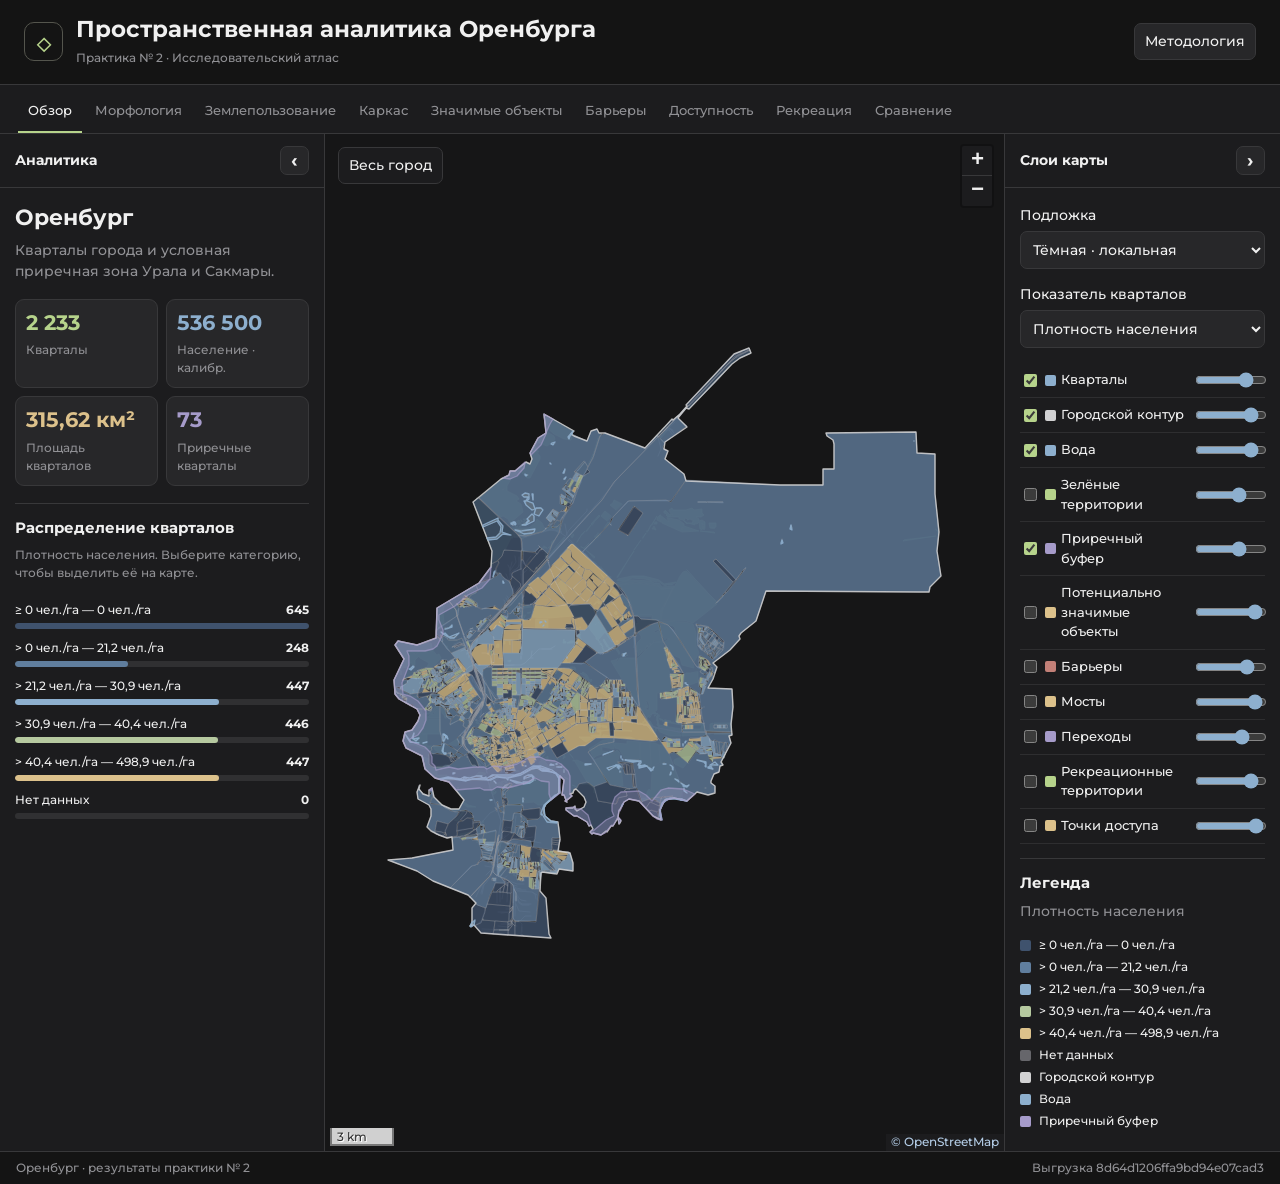
<file: dashboard/index.html>
<!doctype html>
<html lang="ru">
<head>
  <meta charset="utf-8">
  <meta name="viewport" content="width=device-width, initial-scale=1">
  <meta name="description" content="Интерактивный атлас кварталов, природного каркаса и доступности Оренбурга.">
  <title>Пространственная аналитика Оренбурга</title>
  <link rel="stylesheet" href="leaflet.css">
  <link rel="stylesheet" href="style.css">
  <link rel="stylesheet" href="https://fonts.googleapis.com/css2?family=Montserrat:wght@400;500;600;700&display=swap">
  <script defer src="leaflet.js"></script>
  <script defer src="data.js"></script>
  <script defer src="basemaps.js"></script>
  <script defer src="app.js"></script>
</head>
<body>
  <header class="top">
    <div class="brand"><span class="brand-mark" aria-hidden="true">◇</span>
      <div><h1>Пространственная аналитика Оренбурга</h1><span class="sub">Практика № 2 · Исследовательский атлас</span></div>
    </div>
    <button id="method-open" class="button">Методология</button>
  </header>
  <nav id="sections" aria-label="Аналитические разделы"></nav>
  <main id="workspace">
    <aside id="analytics" aria-label="Аналитика">
      <header class="panel-head"><span>Аналитика</span><button class="icon" data-panel="analytics" aria-label="Свернуть аналитику">‹</button></header>
      <div class="panel-body">
        <h2 id="section-title"></h2><p id="section-note" class="muted"></p>
        <div id="cards" class="cards"></div>
        <section class="chart"><h3 id="chart-title"></h3><p id="chart-note" class="muted"></p><div id="chart"></div></section>
      </div>
    </aside>
    <section id="map-area" aria-label="Карта Оренбурга">
      <div id="map"></div>
      <div class="map-tools">
        <button class="button reopen" data-panel="analytics" aria-controls="analytics" hidden>Аналитика</button>
        <button id="fit" class="button" title="Показать всю территорию исследования">Весь город</button>
        <button class="button reopen" data-panel="layers" aria-controls="layers" hidden>Слои</button>
      </div>
      <div id="map-status" role="status"></div>
      <div id="selection" class="selection" hidden>
        <header class="panel-head"><h3 id="selected-title"></h3><button id="clear-selection" class="icon" aria-label="Закрыть карточку квартала">×</button></header>
        <dl id="details"></dl>
      </div>
    </section>
    <aside id="layers" aria-label="Управление слоями">
      <header class="panel-head"><span>Слои карты</span><button class="icon" data-panel="layers" aria-label="Свернуть слои">›</button></header>
      <div class="panel-body">
        <label for="base">Подложка</label>
        <select id="base"><option value="dark">Тёмная · локальная</option><option value="light">Светлая · локальная</option><option value="satellite">Спутниковая</option><option value="none">Без подложки</option></select>
        <label for="metric">Показатель кварталов</label><select id="metric"></select>
        <div id="layer-controls"></div>
        <section class="legend"><h3>Легенда</h3><p id="legend-title" class="muted"></p><div id="legend"></div></section>
      </div>
    </aside>
  </main>
  <footer><span>Оренбург · результаты практики № 2</span><span id="dataset"></span></footer>
  <dialog id="method">
    <header class="panel-head"><h2>Методология и ограничения</h2><form method="dialog"><button class="icon" aria-label="Закрыть">×</button></form></header>
    <div class="method-body">
      <p><strong>Цифровой пространственный анализ выявляет материально-пространственные предпосылки формирования локальной идентичности. Для подтверждения самой идентичности нужна социокультурная верификация.</strong></p>
      <ul>
        <li>Приречные кварталы выделены по условному буферу Урала и Сакмары. Буфер задаёт область анализа. Официальная граница поймы требует отдельной проверки.</li>
        <li>Городской контур взят из сохранённого OSM. Его совпадение с официальной границей населённого пункта подтверждено не полностью.</li>
        <li>Население оценено по зданиям и пропорционально приведено к заданному общегородскому итогу. Квартальные оценки зависят от заполненности тегов OSM.</li>
        <li>Зарегистрированные входы взяты из инвентаря. Потенциальные точки получены на пересечениях пешеходной сети с границами объектов и требуют проверки.</li>
        <li>Автомобильное время рассчитывается по длине и скорости рёбер графа. Заторы и поворотные запреты в модели отсутствуют.</li>
        <li>Привязка репрезентативной точки квартала ограничена порогом. Доля достижимой площади от площади всех кварталов и доля среди привязанных имеют разные знаменатели.</li>
        <li>Снимок OpenStreetMap может содержать пропуски. Ноль в инвентаре означает отсутствие записей в использованной выгрузке. Пустые значения показателей выделены отдельно.</li>
        <li>Рекреационные пороги используются как рабочие. Полная актуальность таблицы 36 местных нормативов требует сверки.</li>
      </ul>
      <p id="parameters" class="muted"></p>
    </div>
  </dialog>
  <noscript>Для интерактивной карты включите JavaScript.</noscript>
</body>
</html>
</file>
<file: dashboard/leaflet.css>
/* required styles */

.leaflet-pane,
.leaflet-tile,
.leaflet-marker-icon,
.leaflet-marker-shadow,
.leaflet-tile-container,
.leaflet-pane > svg,
.leaflet-pane > canvas,
.leaflet-zoom-box,
.leaflet-image-layer,
.leaflet-layer {
	position: absolute;
	left: 0;
	top: 0;
	}
.leaflet-container {
	overflow: hidden;
	}
.leaflet-tile,
.leaflet-marker-icon,
.leaflet-marker-shadow {
	-webkit-user-select: none;
	   -moz-user-select: none;
	        user-select: none;
	  -webkit-user-drag: none;
	}
/* Prevents IE11 from highlighting tiles in blue */
.leaflet-tile::selection {
	background: transparent;
}
/* Safari renders non-retina tile on retina better with this, but Chrome is worse */
.leaflet-safari .leaflet-tile {
	image-rendering: -webkit-optimize-contrast;
	}
/* hack that prevents hw layers "stretching" when loading new tiles */
.leaflet-safari .leaflet-tile-container {
	width: 1600px;
	height: 1600px;
	-webkit-transform-origin: 0 0;
	}
.leaflet-marker-icon,
.leaflet-marker-shadow {
	display: block;
	}
/* .leaflet-container svg: reset svg max-width decleration shipped in Joomla! (joomla.org) 3.x */
/* .leaflet-container img: map is broken in FF if you have max-width: 100% on tiles */
.leaflet-container .leaflet-overlay-pane svg {
	max-width: none !important;
	max-height: none !important;
	}
.leaflet-container .leaflet-marker-pane img,
.leaflet-container .leaflet-shadow-pane img,
.leaflet-container .leaflet-tile-pane img,
.leaflet-container img.leaflet-image-layer,
.leaflet-container .leaflet-tile {
	max-width: none !important;
	max-height: none !important;
	width: auto;
	padding: 0;
	}

.leaflet-container img.leaflet-tile {
	/* See: https://bugs.chromium.org/p/chromium/issues/detail?id=600120 */
	mix-blend-mode: plus-lighter;
}

.leaflet-container.leaflet-touch-zoom {
	-ms-touch-action: pan-x pan-y;
	touch-action: pan-x pan-y;
	}
.leaflet-container.leaflet-touch-drag {
	-ms-touch-action: pinch-zoom;
	/* Fallback for FF which doesn't support pinch-zoom */
	touch-action: none;
	touch-action: pinch-zoom;
}
.leaflet-container.leaflet-touch-drag.leaflet-touch-zoom {
	-ms-touch-action: none;
	touch-action: none;
}
.leaflet-container {
	-webkit-tap-highlight-color: transparent;
}
.leaflet-container a {
	-webkit-tap-highlight-color: rgba(51, 181, 229, 0.4);
}
.leaflet-tile {
	filter: inherit;
	visibility: hidden;
	}
.leaflet-tile-loaded {
	visibility: inherit;
	}
.leaflet-zoom-box {
	width: 0;
	height: 0;
	-moz-box-sizing: border-box;
	     box-sizing: border-box;
	z-index: 800;
	}
/* workaround for https://bugzilla.mozilla.org/show_bug.cgi?id=888319 */
.leaflet-overlay-pane svg {
	-moz-user-select: none;
	}

.leaflet-pane         { z-index: 400; }

.leaflet-tile-pane    { z-index: 200; }
.leaflet-overlay-pane { z-index: 400; }
.leaflet-shadow-pane  { z-index: 500; }
.leaflet-marker-pane  { z-index: 600; }
.leaflet-tooltip-pane   { z-index: 650; }
.leaflet-popup-pane   { z-index: 700; }

.leaflet-map-pane canvas { z-index: 100; }
.leaflet-map-pane svg    { z-index: 200; }

.leaflet-vml-shape {
	width: 1px;
	height: 1px;
	}
.lvml {
	behavior: url(#default#VML);
	display: inline-block;
	position: absolute;
	}


/* control positioning */

.leaflet-control {
	position: relative;
	z-index: 800;
	pointer-events: visiblePainted; /* IE 9-10 doesn't have auto */
	pointer-events: auto;
	}
.leaflet-top,
.leaflet-bottom {
	position: absolute;
	z-index: 1000;
	pointer-events: none;
	}
.leaflet-top {
	top: 0;
	}
.leaflet-right {
	right: 0;
	}
.leaflet-bottom {
	bottom: 0;
	}
.leaflet-left {
	left: 0;
	}
.leaflet-control {
	float: left;
	clear: both;
	}
.leaflet-right .leaflet-control {
	float: right;
	}
.leaflet-top .leaflet-control {
	margin-top: 10px;
	}
.leaflet-bottom .leaflet-control {
	margin-bottom: 10px;
	}
.leaflet-left .leaflet-control {
	margin-left: 10px;
	}
.leaflet-right .leaflet-control {
	margin-right: 10px;
	}


/* zoom and fade animations */

.leaflet-fade-anim .leaflet-popup {
	opacity: 0;
	-webkit-transition: opacity 0.2s linear;
	   -moz-transition: opacity 0.2s linear;
	        transition: opacity 0.2s linear;
	}
.leaflet-fade-anim .leaflet-map-pane .leaflet-popup {
	opacity: 1;
	}
.leaflet-zoom-animated {
	-webkit-transform-origin: 0 0;
	    -ms-transform-origin: 0 0;
	        transform-origin: 0 0;
	}
svg.leaflet-zoom-animated {
	will-change: transform;
}

.leaflet-zoom-anim .leaflet-zoom-animated {
	-webkit-transition: -webkit-transform 0.25s cubic-bezier(0,0,0.25,1);
	   -moz-transition:    -moz-transform 0.25s cubic-bezier(0,0,0.25,1);
	        transition:         transform 0.25s cubic-bezier(0,0,0.25,1);
	}
.leaflet-zoom-anim .leaflet-tile,
.leaflet-pan-anim .leaflet-tile {
	-webkit-transition: none;
	   -moz-transition: none;
	        transition: none;
	}

.leaflet-zoom-anim .leaflet-zoom-hide {
	visibility: hidden;
	}


/* cursors */

.leaflet-interactive {
	cursor: pointer;
	}
.leaflet-grab {
	cursor: -webkit-grab;
	cursor:    -moz-grab;
	cursor:         grab;
	}
.leaflet-crosshair,
.leaflet-crosshair .leaflet-interactive {
	cursor: crosshair;
	}
.leaflet-popup-pane,
.leaflet-control {
	cursor: auto;
	}
.leaflet-dragging .leaflet-grab,
.leaflet-dragging .leaflet-grab .leaflet-interactive,
.leaflet-dragging .leaflet-marker-draggable {
	cursor: move;
	cursor: -webkit-grabbing;
	cursor:    -moz-grabbing;
	cursor:         grabbing;
	}

/* marker & overlays interactivity */
.leaflet-marker-icon,
.leaflet-marker-shadow,
.leaflet-image-layer,
.leaflet-pane > svg path,
.leaflet-tile-container {
	pointer-events: none;
	}

.leaflet-marker-icon.leaflet-interactive,
.leaflet-image-layer.leaflet-interactive,
.leaflet-pane > svg path.leaflet-interactive,
svg.leaflet-image-layer.leaflet-interactive path {
	pointer-events: visiblePainted; /* IE 9-10 doesn't have auto */
	pointer-events: auto;
	}

/* visual tweaks */

.leaflet-container {
	background: #ddd;
	outline-offset: 1px;
	}
.leaflet-container a {
	color: #0078A8;
	}
.leaflet-zoom-box {
	border: 2px dotted #38f;
	background: rgba(255,255,255,0.5);
	}


/* general typography */
.leaflet-container {
	font-family: "Helvetica Neue", Arial, Helvetica, sans-serif;
	font-size: 12px;
	font-size: 0.75rem;
	line-height: 1.5;
	}


/* general toolbar styles */

.leaflet-bar {
	box-shadow: 0 1px 5px rgba(0,0,0,0.65);
	border-radius: 4px;
	}
.leaflet-bar a {
	background-color: #fff;
	border-bottom: 1px solid #ccc;
	width: 26px;
	height: 26px;
	line-height: 26px;
	display: block;
	text-align: center;
	text-decoration: none;
	color: black;
	}
.leaflet-bar a,
.leaflet-control-layers-toggle {
	background-position: 50% 50%;
	background-repeat: no-repeat;
	display: block;
	}
.leaflet-bar a:hover,
.leaflet-bar a:focus {
	background-color: #f4f4f4;
	}
.leaflet-bar a:first-child {
	border-top-left-radius: 4px;
	border-top-right-radius: 4px;
	}
.leaflet-bar a:last-child {
	border-bottom-left-radius: 4px;
	border-bottom-right-radius: 4px;
	border-bottom: none;
	}
.leaflet-bar a.leaflet-disabled {
	cursor: default;
	background-color: #f4f4f4;
	color: #bbb;
	}

.leaflet-touch .leaflet-bar a {
	width: 30px;
	height: 30px;
	line-height: 30px;
	}
.leaflet-touch .leaflet-bar a:first-child {
	border-top-left-radius: 2px;
	border-top-right-radius: 2px;
	}
.leaflet-touch .leaflet-bar a:last-child {
	border-bottom-left-radius: 2px;
	border-bottom-right-radius: 2px;
	}

/* zoom control */

.leaflet-control-zoom-in,
.leaflet-control-zoom-out {
	font: bold 18px 'Lucida Console', Monaco, monospace;
	text-indent: 1px;
	}

.leaflet-touch .leaflet-control-zoom-in, .leaflet-touch .leaflet-control-zoom-out  {
	font-size: 22px;
	}


/* layers control */

.leaflet-control-layers {
	box-shadow: 0 1px 5px rgba(0,0,0,0.4);
	background: #fff;
	border-radius: 5px;
	}
.leaflet-control-layers-toggle {
	background-image: url(images/layers.png);
	width: 36px;
	height: 36px;
	}
.leaflet-retina .leaflet-control-layers-toggle {
	background-image: url(images/layers-2x.png);
	background-size: 26px 26px;
	}
.leaflet-touch .leaflet-control-layers-toggle {
	width: 44px;
	height: 44px;
	}
.leaflet-control-layers .leaflet-control-layers-list,
.leaflet-control-layers-expanded .leaflet-control-layers-toggle {
	display: none;
	}
.leaflet-control-layers-expanded .leaflet-control-layers-list {
	display: block;
	position: relative;
	}
.leaflet-control-layers-expanded {
	padding: 6px 10px 6px 6px;
	color: #333;
	background: #fff;
	}
.leaflet-control-layers-scrollbar {
	overflow-y: scroll;
	overflow-x: hidden;
	padding-right: 5px;
	}
.leaflet-control-layers-selector {
	margin-top: 2px;
	position: relative;
	top: 1px;
	}
.leaflet-control-layers label {
	display: block;
	font-size: 13px;
	font-size: 1.08333em;
	}
.leaflet-control-layers-separator {
	height: 0;
	border-top: 1px solid #ddd;
	margin: 5px -10px 5px -6px;
	}

/* Default icon URLs */
.leaflet-default-icon-path { /* used only in path-guessing heuristic, see L.Icon.Default */
	background-image: url(images/marker-icon.png);
	}


/* attribution and scale controls */

.leaflet-container .leaflet-control-attribution {
	background: #fff;
	background: rgba(255, 255, 255, 0.8);
	margin: 0;
	}
.leaflet-control-attribution,
.leaflet-control-scale-line {
	padding: 0 5px;
	color: #333;
	line-height: 1.4;
	}
.leaflet-control-attribution a {
	text-decoration: none;
	}
.leaflet-control-attribution a:hover,
.leaflet-control-attribution a:focus {
	text-decoration: underline;
	}
.leaflet-attribution-flag {
	display: inline !important;
	vertical-align: baseline !important;
	width: 1em;
	height: 0.6669em;
	}
.leaflet-left .leaflet-control-scale {
	margin-left: 5px;
	}
.leaflet-bottom .leaflet-control-scale {
	margin-bottom: 5px;
	}
.leaflet-control-scale-line {
	border: 2px solid #777;
	border-top: none;
	line-height: 1.1;
	padding: 2px 5px 1px;
	white-space: nowrap;
	-moz-box-sizing: border-box;
	     box-sizing: border-box;
	background: rgba(255, 255, 255, 0.8);
	text-shadow: 1px 1px #fff;
	}
.leaflet-control-scale-line:not(:first-child) {
	border-top: 2px solid #777;
	border-bottom: none;
	margin-top: -2px;
	}
.leaflet-control-scale-line:not(:first-child):not(:last-child) {
	border-bottom: 2px solid #777;
	}

.leaflet-touch .leaflet-control-attribution,
.leaflet-touch .leaflet-control-layers,
.leaflet-touch .leaflet-bar {
	box-shadow: none;
	}
.leaflet-touch .leaflet-control-layers,
.leaflet-touch .leaflet-bar {
	border: 2px solid rgba(0,0,0,0.2);
	background-clip: padding-box;
	}


/* popup */

.leaflet-popup {
	position: absolute;
	text-align: center;
	margin-bottom: 20px;
	}
.leaflet-popup-content-wrapper {
	padding: 1px;
	text-align: left;
	border-radius: 12px;
	}
.leaflet-popup-content {
	margin: 13px 24px 13px 20px;
	line-height: 1.3;
	font-size: 13px;
	font-size: 1.08333em;
	min-height: 1px;
	}
.leaflet-popup-content p {
	margin: 17px 0;
	margin: 1.3em 0;
	}
.leaflet-popup-tip-container {
	width: 40px;
	height: 20px;
	position: absolute;
	left: 50%;
	margin-top: -1px;
	margin-left: -20px;
	overflow: hidden;
	pointer-events: none;
	}
.leaflet-popup-tip {
	width: 17px;
	height: 17px;
	padding: 1px;

	margin: -10px auto 0;
	pointer-events: auto;

	-webkit-transform: rotate(45deg);
	   -moz-transform: rotate(45deg);
	    -ms-transform: rotate(45deg);
	        transform: rotate(45deg);
	}
.leaflet-popup-content-wrapper,
.leaflet-popup-tip {
	background: white;
	color: #333;
	box-shadow: 0 3px 14px rgba(0,0,0,0.4);
	}
.leaflet-container a.leaflet-popup-close-button {
	position: absolute;
	top: 0;
	right: 0;
	border: none;
	text-align: center;
	width: 24px;
	height: 24px;
	font: 16px/24px Tahoma, Verdana, sans-serif;
	color: #757575;
	text-decoration: none;
	background: transparent;
	}
.leaflet-container a.leaflet-popup-close-button:hover,
.leaflet-container a.leaflet-popup-close-button:focus {
	color: #585858;
	}
.leaflet-popup-scrolled {
	overflow: auto;
	}

.leaflet-oldie .leaflet-popup-content-wrapper {
	-ms-zoom: 1;
	}
.leaflet-oldie .leaflet-popup-tip {
	width: 24px;
	margin: 0 auto;

	-ms-filter: "progid:DXImageTransform.Microsoft.Matrix(M11=0.70710678, M12=0.70710678, M21=-0.70710678, M22=0.70710678)";
	filter: progid:DXImageTransform.Microsoft.Matrix(M11=0.70710678, M12=0.70710678, M21=-0.70710678, M22=0.70710678);
	}

.leaflet-oldie .leaflet-control-zoom,
.leaflet-oldie .leaflet-control-layers,
.leaflet-oldie .leaflet-popup-content-wrapper,
.leaflet-oldie .leaflet-popup-tip {
	border: 1px solid #999;
	}


/* div icon */

.leaflet-div-icon {
	background: #fff;
	border: 1px solid #666;
	}


/* Tooltip */
/* Base styles for the element that has a tooltip */
.leaflet-tooltip {
	position: absolute;
	padding: 6px;
	background-color: #fff;
	border: 1px solid #fff;
	border-radius: 3px;
	color: #222;
	white-space: nowrap;
	-webkit-user-select: none;
	-moz-user-select: none;
	-ms-user-select: none;
	user-select: none;
	pointer-events: none;
	box-shadow: 0 1px 3px rgba(0,0,0,0.4);
	}
.leaflet-tooltip.leaflet-interactive {
	cursor: pointer;
	pointer-events: auto;
	}
.leaflet-tooltip-top:before,
.leaflet-tooltip-bottom:before,
.leaflet-tooltip-left:before,
.leaflet-tooltip-right:before {
	position: absolute;
	pointer-events: none;
	border: 6px solid transparent;
	background: transparent;
	content: "";
	}

/* Directions */

.leaflet-tooltip-bottom {
	margin-top: 6px;
}
.leaflet-tooltip-top {
	margin-top: -6px;
}
.leaflet-tooltip-bottom:before,
.leaflet-tooltip-top:before {
	left: 50%;
	margin-left: -6px;
	}
.leaflet-tooltip-top:before {
	bottom: 0;
	margin-bottom: -12px;
	border-top-color: #fff;
	}
.leaflet-tooltip-bottom:before {
	top: 0;
	margin-top: -12px;
	margin-left: -6px;
	border-bottom-color: #fff;
	}
.leaflet-tooltip-left {
	margin-left: -6px;
}
.leaflet-tooltip-right {
	margin-left: 6px;
}
.leaflet-tooltip-left:before,
.leaflet-tooltip-right:before {
	top: 50%;
	margin-top: -6px;
	}
.leaflet-tooltip-left:before {
	right: 0;
	margin-right: -12px;
	border-left-color: #fff;
	}
.leaflet-tooltip-right:before {
	left: 0;
	margin-left: -12px;
	border-right-color: #fff;
	}

/* Printing */

@media print {
	/* Prevent printers from removing background-images of controls. */
	.leaflet-control {
		-webkit-print-color-adjust: exact;
		print-color-adjust: exact;
		}
	}
</file>
<file: dashboard/style.css>
:root{color-scheme:dark;--bg:#141414;--panel:#1c1c1e;--card:#272729;--line:#38383a;--text:#f0f0f0;--muted:#919195;--green:#b6d38b;--blue:#8dafce;--gold:#dcc18b;--red:#c38078;--purple:#a69bca}
*{box-sizing:border-box}body{margin:0;background:var(--bg);color:var(--text);font:500 14px/1.5 Montserrat,system-ui,sans-serif;min-height:100dvh;display:flex;flex-direction:column}
button,select,input{font:inherit}button,select{color:inherit}button{cursor:pointer}button:focus-visible,select:focus-visible,input:focus-visible,summary:focus-visible{outline:2px solid var(--blue);outline-offset:2px}
.top{display:flex;justify-content:space-between;align-items:center;padding:16px 24px;gap:16px;border-bottom:1px solid var(--line)}.brand{display:flex;align-items:center;gap:13px}.brand-mark{display:grid;place-items:center;width:39px;height:39px;border:1px solid #54554d;border-radius:10px;color:var(--green);font-size:27px}.brand h1{font-size:clamp(16px,2vw,23px);line-height:1.2;margin:0 0 3px}.sub,.muted,footer{color:var(--muted)}.sub,footer{font-size:12px}
nav{display:flex;overflow:auto;gap:3px;padding:5px 18px 0;border-bottom:1px solid var(--line);background:var(--panel)}nav button{white-space:nowrap;background:none;border:0;border-bottom:2px solid transparent;padding:11px 10px;color:var(--muted);font-size:13px}nav button[aria-current=true]{color:var(--text);border-color:var(--green)}nav button:hover{color:var(--text);background:var(--card)}
#workspace{display:flex;min-height:560px;height:calc(100dvh - 147px);flex:1}aside{width:300px;flex:none;background:var(--panel);overflow:auto;z-index:2}#analytics{border-right:1px solid var(--line);width:325px}#layers{border-left:1px solid var(--line);width:276px}.panel-head{display:flex;align-items:center;justify-content:space-between;padding:12px 15px;gap:8px;border-bottom:1px solid var(--line);font-weight:700}.panel-head h2,.panel-head h3{margin:0}.panel-body{padding:17px 15px}h2{font-size:22px;line-height:1.22;margin:0 0 8px}h3{font-size:15px;margin:0 0 7px}p{margin:0 0 14px}.panel-body label[for]{display:block;margin:0 0 5px}.panel-body select{width:100%;margin:0 0 15px;background:var(--card);border:1px solid var(--line);border-radius:7px;padding:8px}
.button,.icon{border:1px solid var(--line);border-radius:7px;background:var(--card);padding:7px 10px}.button:hover,.icon:hover{background:#353537}.icon{padding:0;min-width:29px;height:29px;font-size:19px;line-height:1}.cards{display:grid;grid-template-columns:repeat(2,minmax(0,1fr));gap:8px;margin:17px 0}.stat{border:1px solid var(--line);background:var(--card);border-radius:9px;padding:10px;min-width:0}.stat strong{display:block;color:var(--accent,var(--green));font-size:clamp(16px,1.65vw,23px);line-height:1.25;overflow-wrap:anywhere}.stat span{display:block;margin-top:5px;color:var(--muted);font-size:12px}.chart,.legend{border-top:1px solid var(--line);padding-top:13px;margin-top:14px}.chart p{font-size:12px}.bar{display:block;width:100%;border:0;background:none;text-align:left;color:inherit;padding:5px 0;border-radius:3px}.bar:hover,.bar[aria-pressed=true]{background:var(--card)}.bar-title{display:flex;justify-content:space-between;gap:9px;font-size:12px}.track{display:block;height:6px;background:#303032;margin-top:4px;border-radius:4px;overflow:hidden}.track i{height:100%;display:block;background:var(--bar);border-radius:4px}
#map-area{min-width:0;position:relative;flex:1}#map{height:100%;width:100%;background:#161617}#map.light{background:#e5e3dc}.map-tools{position:absolute;top:13px;left:13px;z-index:600;display:flex;flex-wrap:wrap;gap:5px;max-width:calc(100% - 60px)}.map-tools button,.selection{background:var(--panel)}#map-status{position:absolute;z-index:600;left:14px;bottom:35px;background:var(--panel);border-radius:6px;padding:4px 8px;font-size:12px;max-width:75%;pointer-events:none}#map-status:empty{display:none}.selection{position:absolute;z-index:601;bottom:67px;right:12px;width:min(295px,90%);border:1px solid var(--line);border-radius:9px;overflow:hidden}.selection dl{padding:9px 12px;margin:0;max-height:45vh;overflow:auto;display:grid;grid-template-columns:1fr auto;gap:5px 9px;font-size:12px}.selection dt{color:#bdbdc0}.selection dd{margin:0;text-align:right}
.layer-item{display:grid;grid-template-columns:1fr 72px;align-items:center;gap:5px;padding:7px 0;border-bottom:1px solid #2e2e30}.layer-item label{display:flex;align-items:center;gap:5px;font-size:13px}.layer-item input[type=range]{width:100%;accent-color:var(--blue)}input[type=checkbox]{accent-color:var(--green)}.swatch{width:11px;height:11px;border-radius:2px;background:var(--swatch);display:inline-block;flex:none}.legend-row{display:flex;align-items:center;gap:8px;margin:4px 0;font-size:12px}.legend-row span:last-child{overflow-wrap:anywhere}
footer{display:flex;justify-content:space-between;gap:8px;padding:7px 16px;border-top:1px solid var(--line)}[hidden]{display:none!important}dialog{color:var(--text);background:var(--panel);border:1px solid var(--line);border-radius:12px;max-width:min(680px,95vw);padding:0}dialog::backdrop{background:#000a}.method-body{padding:16px 20px}.method-body ul{padding-left:20px}.method-body li{margin:7px 0}.leaflet-container{font-family:inherit}.leaflet-bar a{background:var(--panel);color:var(--text);border-color:var(--line)}.leaflet-bar a:hover{background:var(--card);color:var(--text)}.leaflet-container .leaflet-control-attribution{background:#1c1c1e;color:#e1e1e1}.leaflet-control-attribution a{color:#b4cde7}.leaflet-tooltip{background:var(--panel);border-color:var(--line);color:var(--text);box-shadow:none}.leaflet-tooltip-top:before{border-top-color:var(--line)}
@media(max-width:1120px){#analytics{width:275px}#layers{width:245px}}@media(max-width:780px){.top{padding:11px}.brand-mark{display:none}nav{padding-left:6px}#workspace{display:grid;grid-template-columns:1fr 1fr;height:auto;min-height:0}#map-area{grid-column:1/-1;grid-row:1;height:60dvh;min-height:310px}#analytics,#layers{width:auto;min-width:0;border-top:1px solid var(--line)}.panel-body{padding:12px}.cards{grid-template-columns:1fr}.selection{bottom:32px}footer{flex-wrap:wrap}}@media(max-width:390px){#workspace{grid-template-columns:1fr}#layers{grid-column:1}}
.leaflet-pane svg path.leaflet-interactive.overlay-outline-hit{pointer-events:visibleStroke}
</file>
